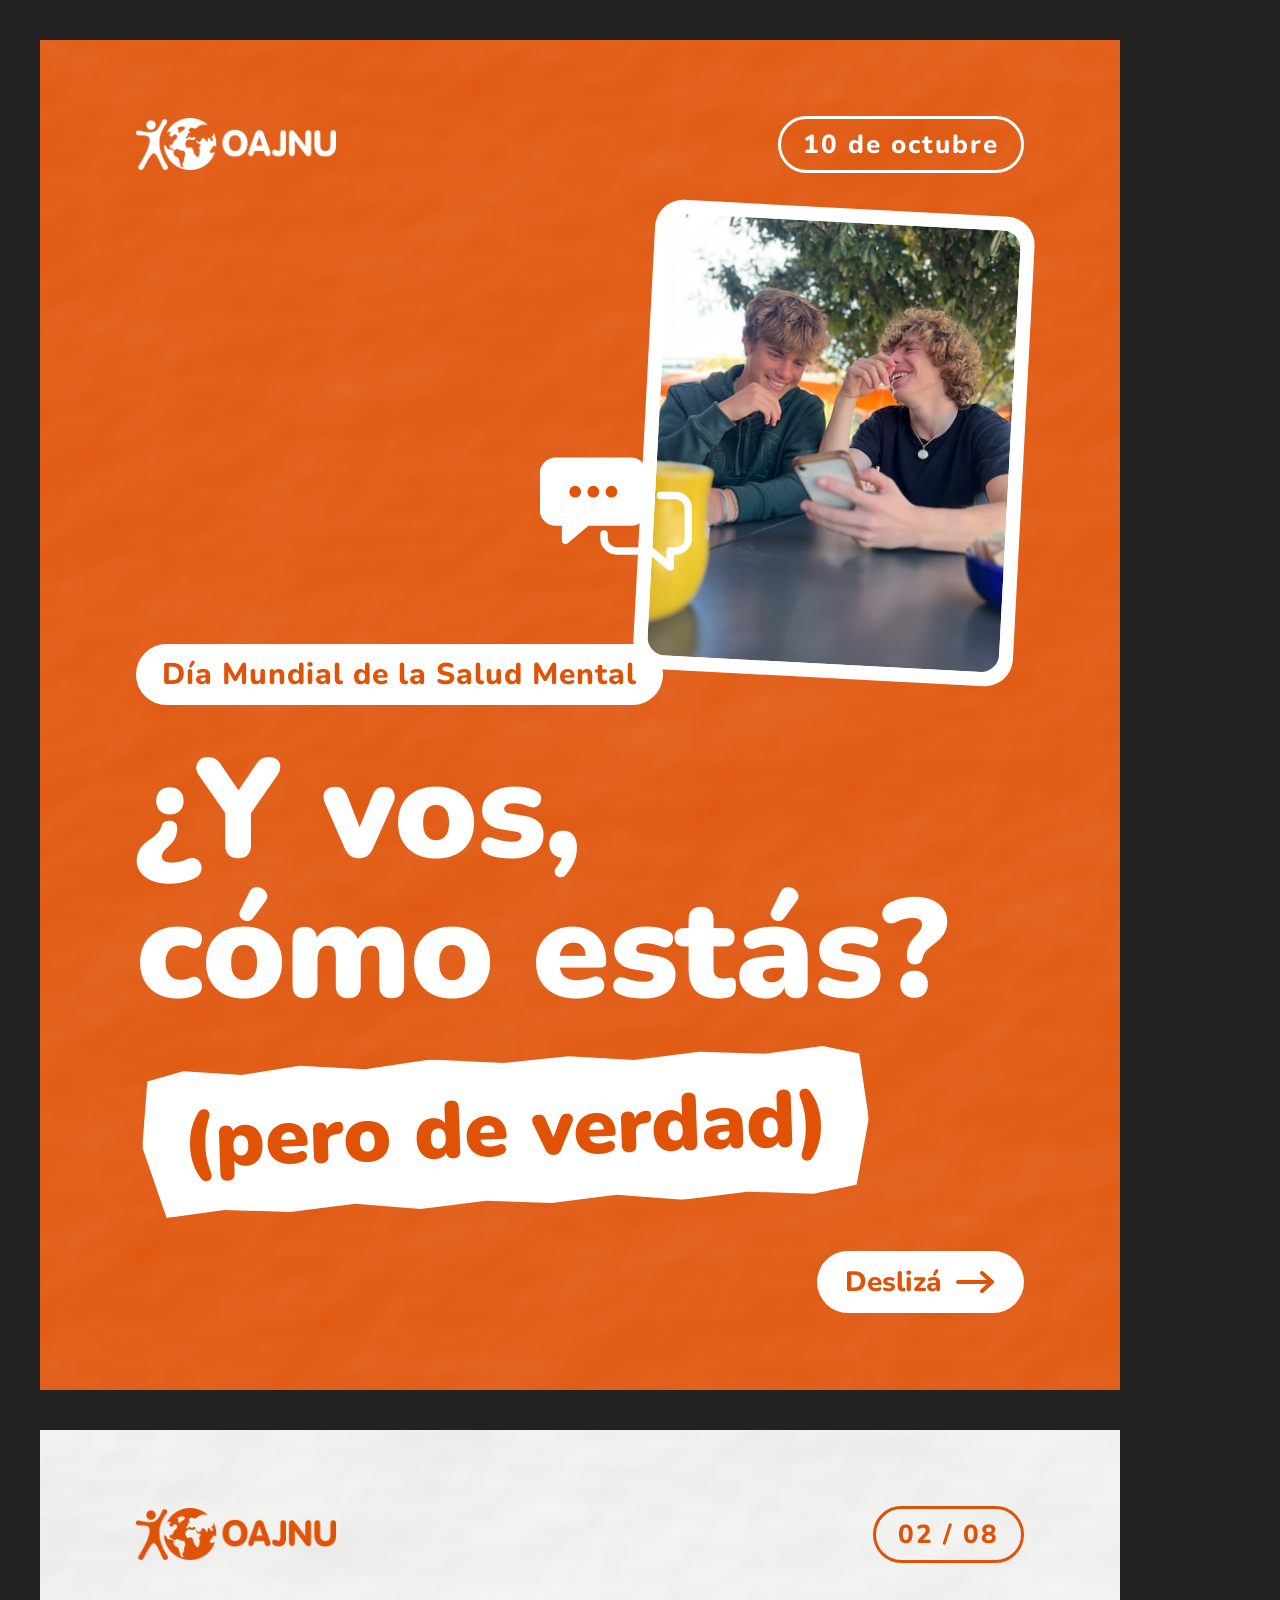
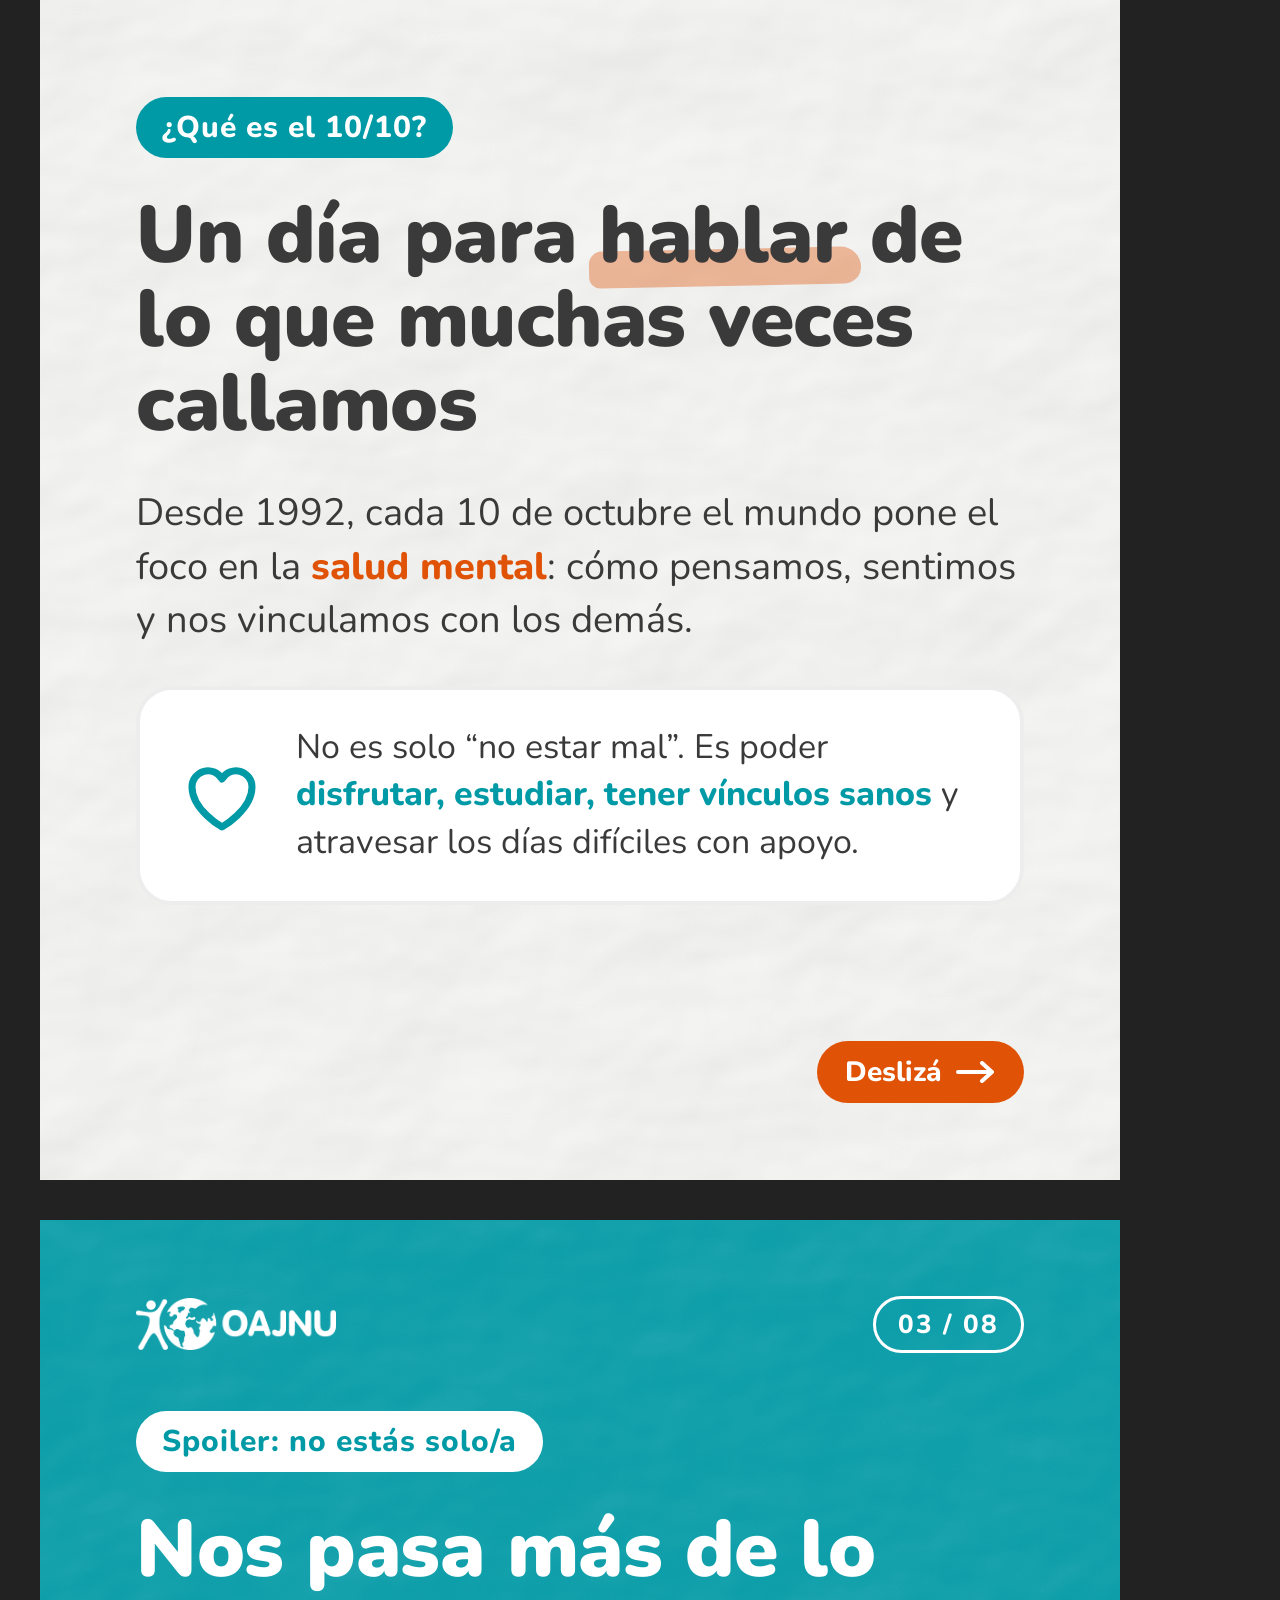
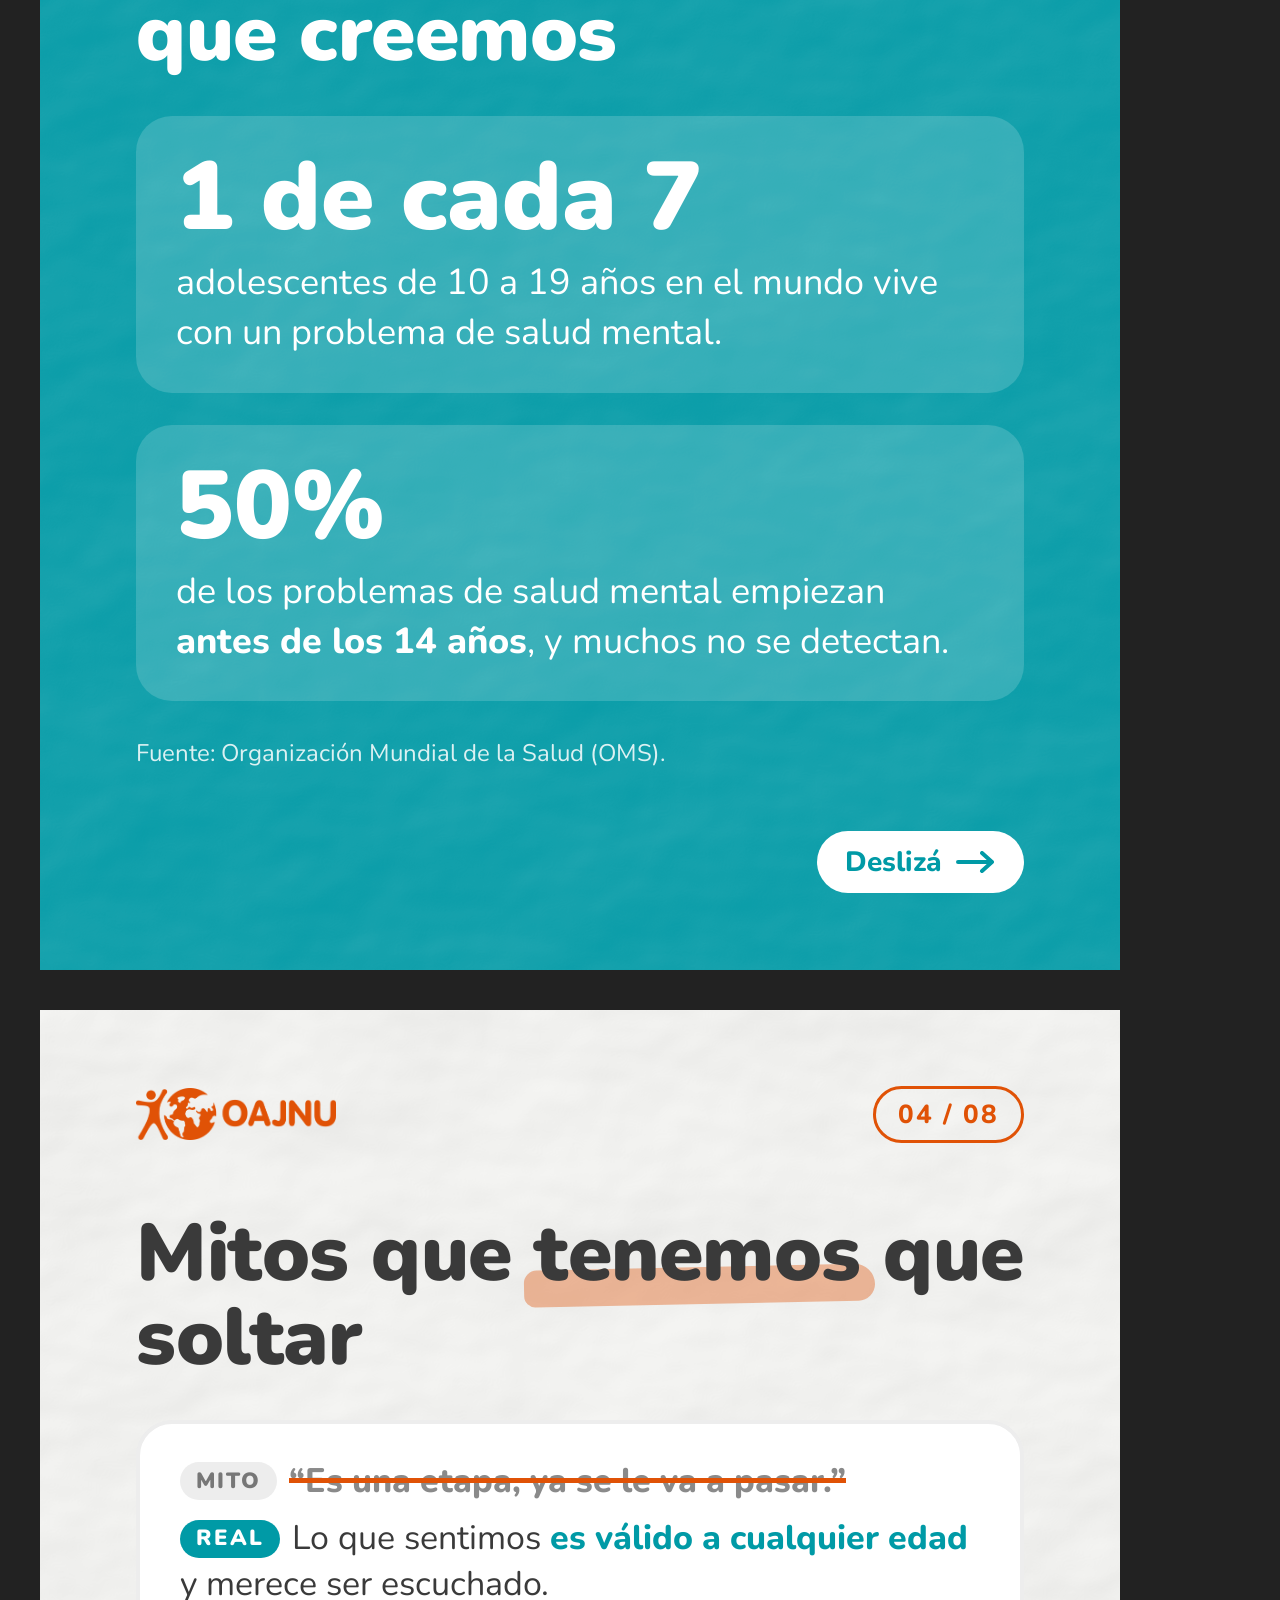
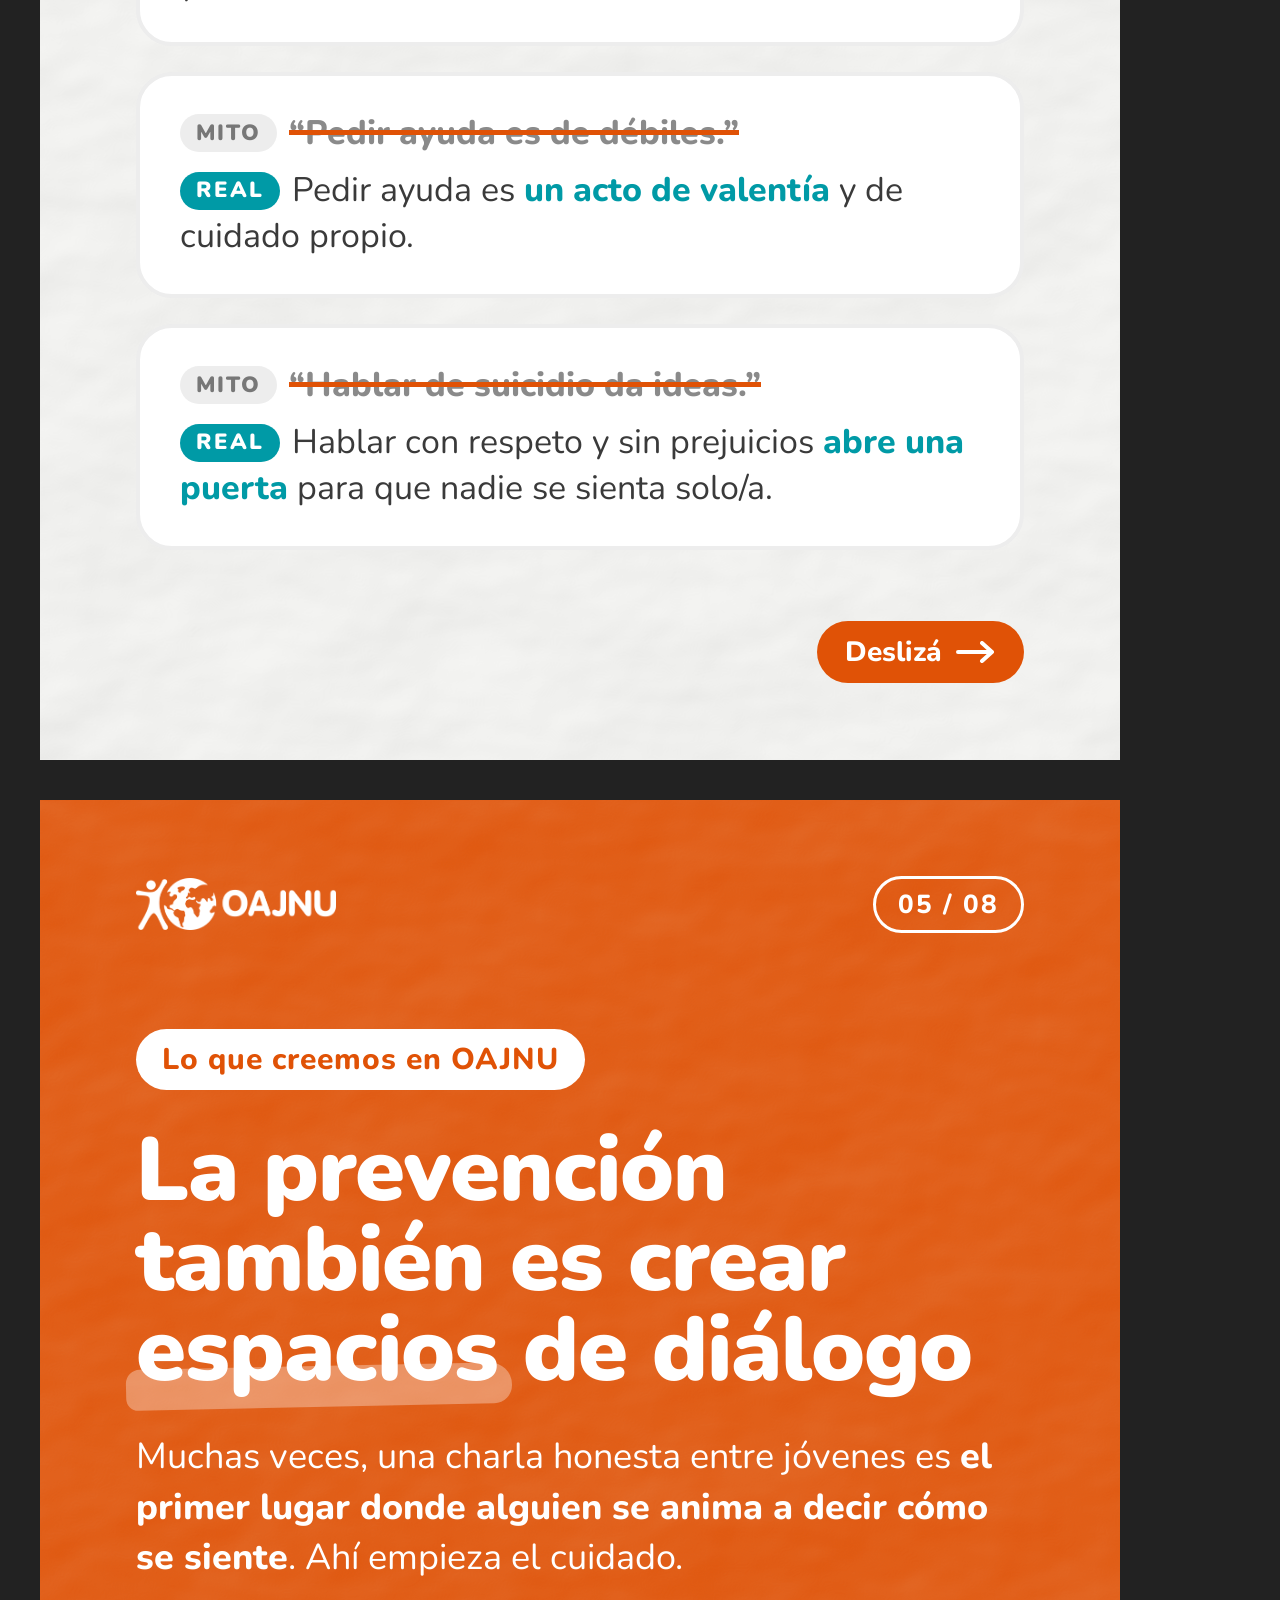
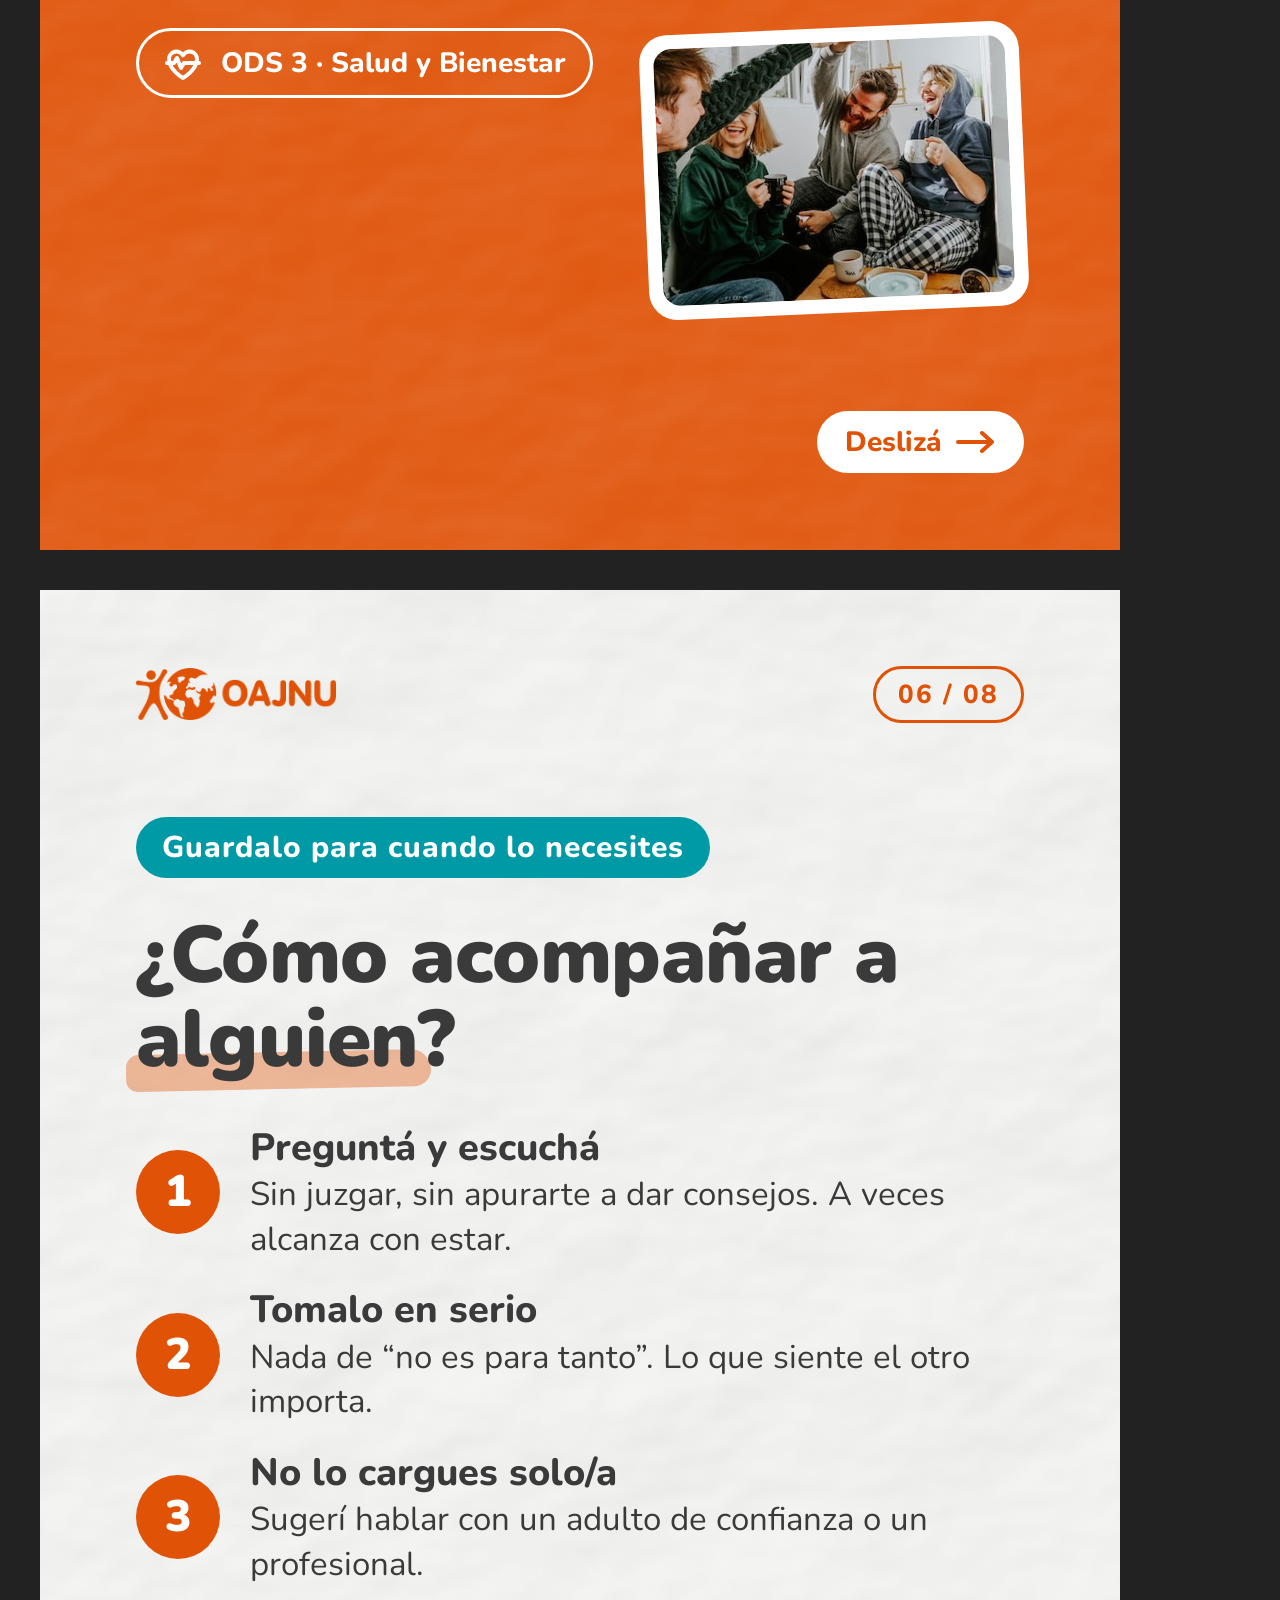
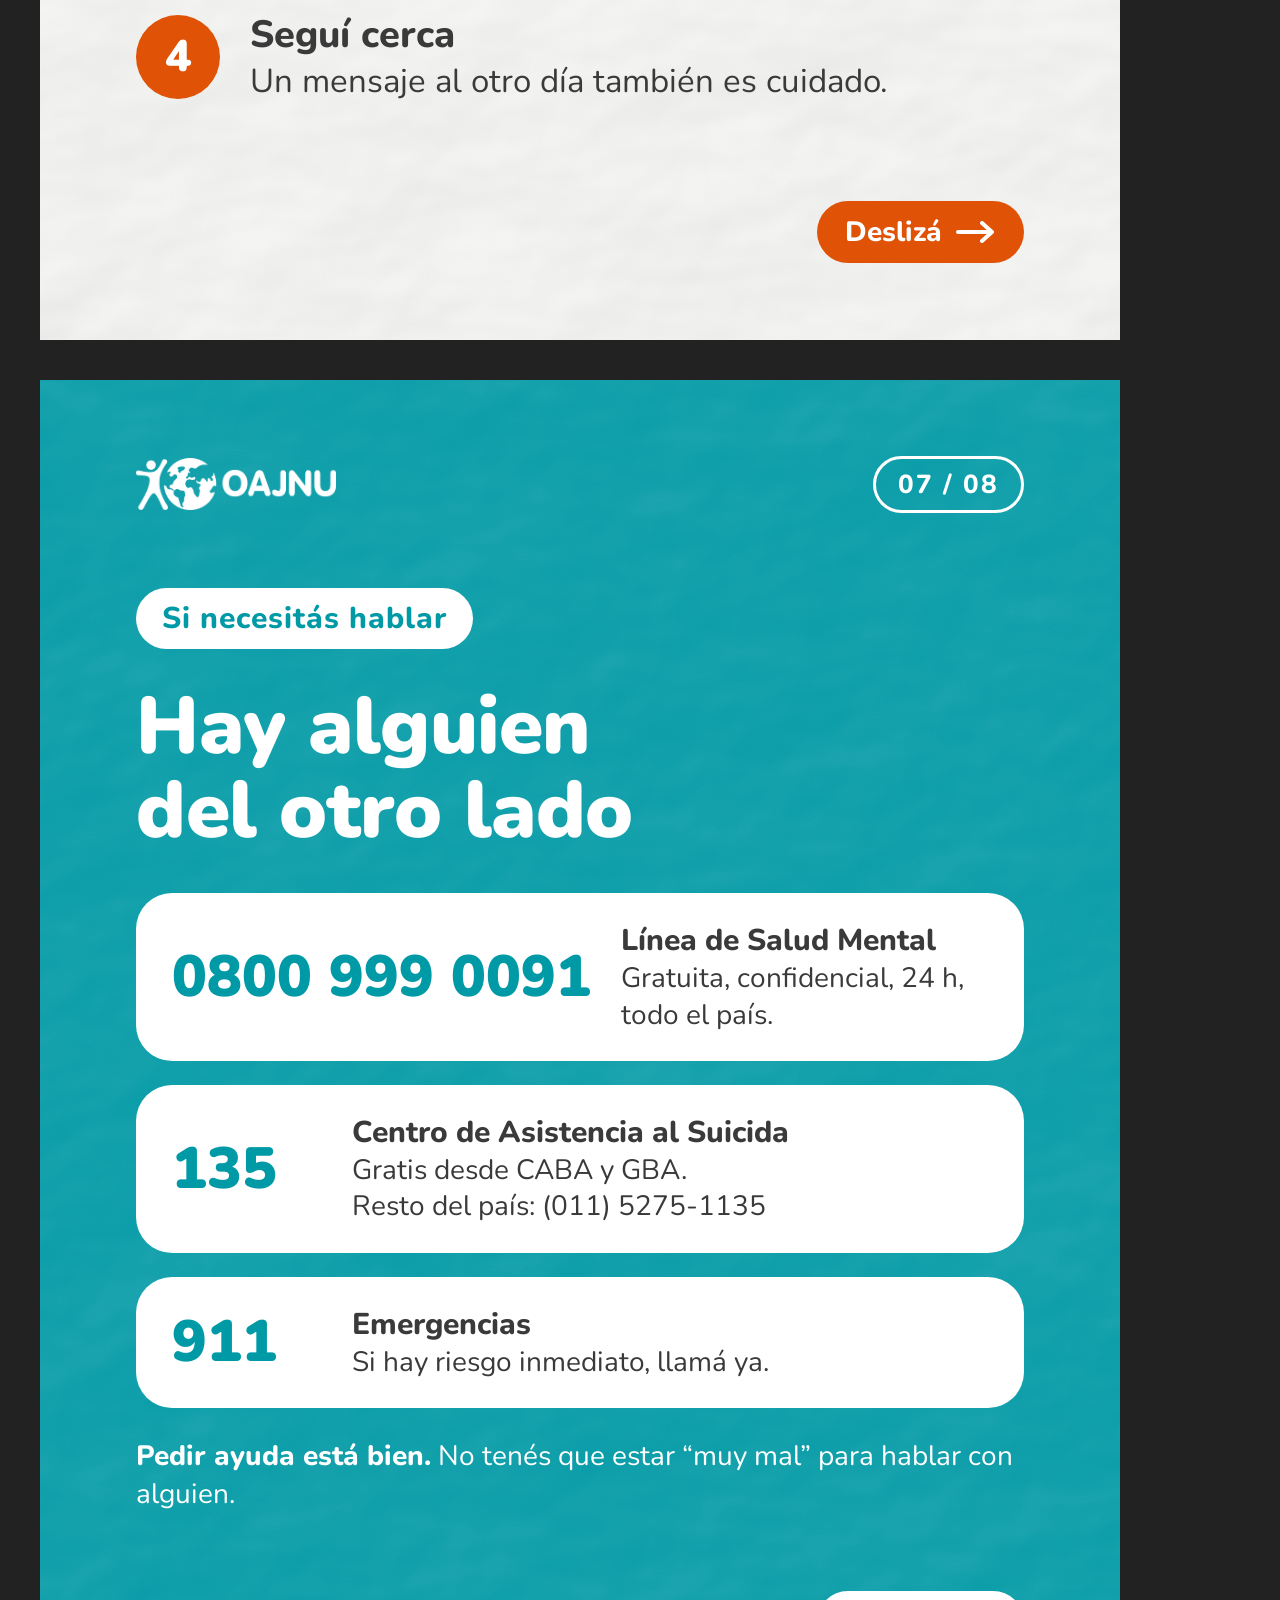
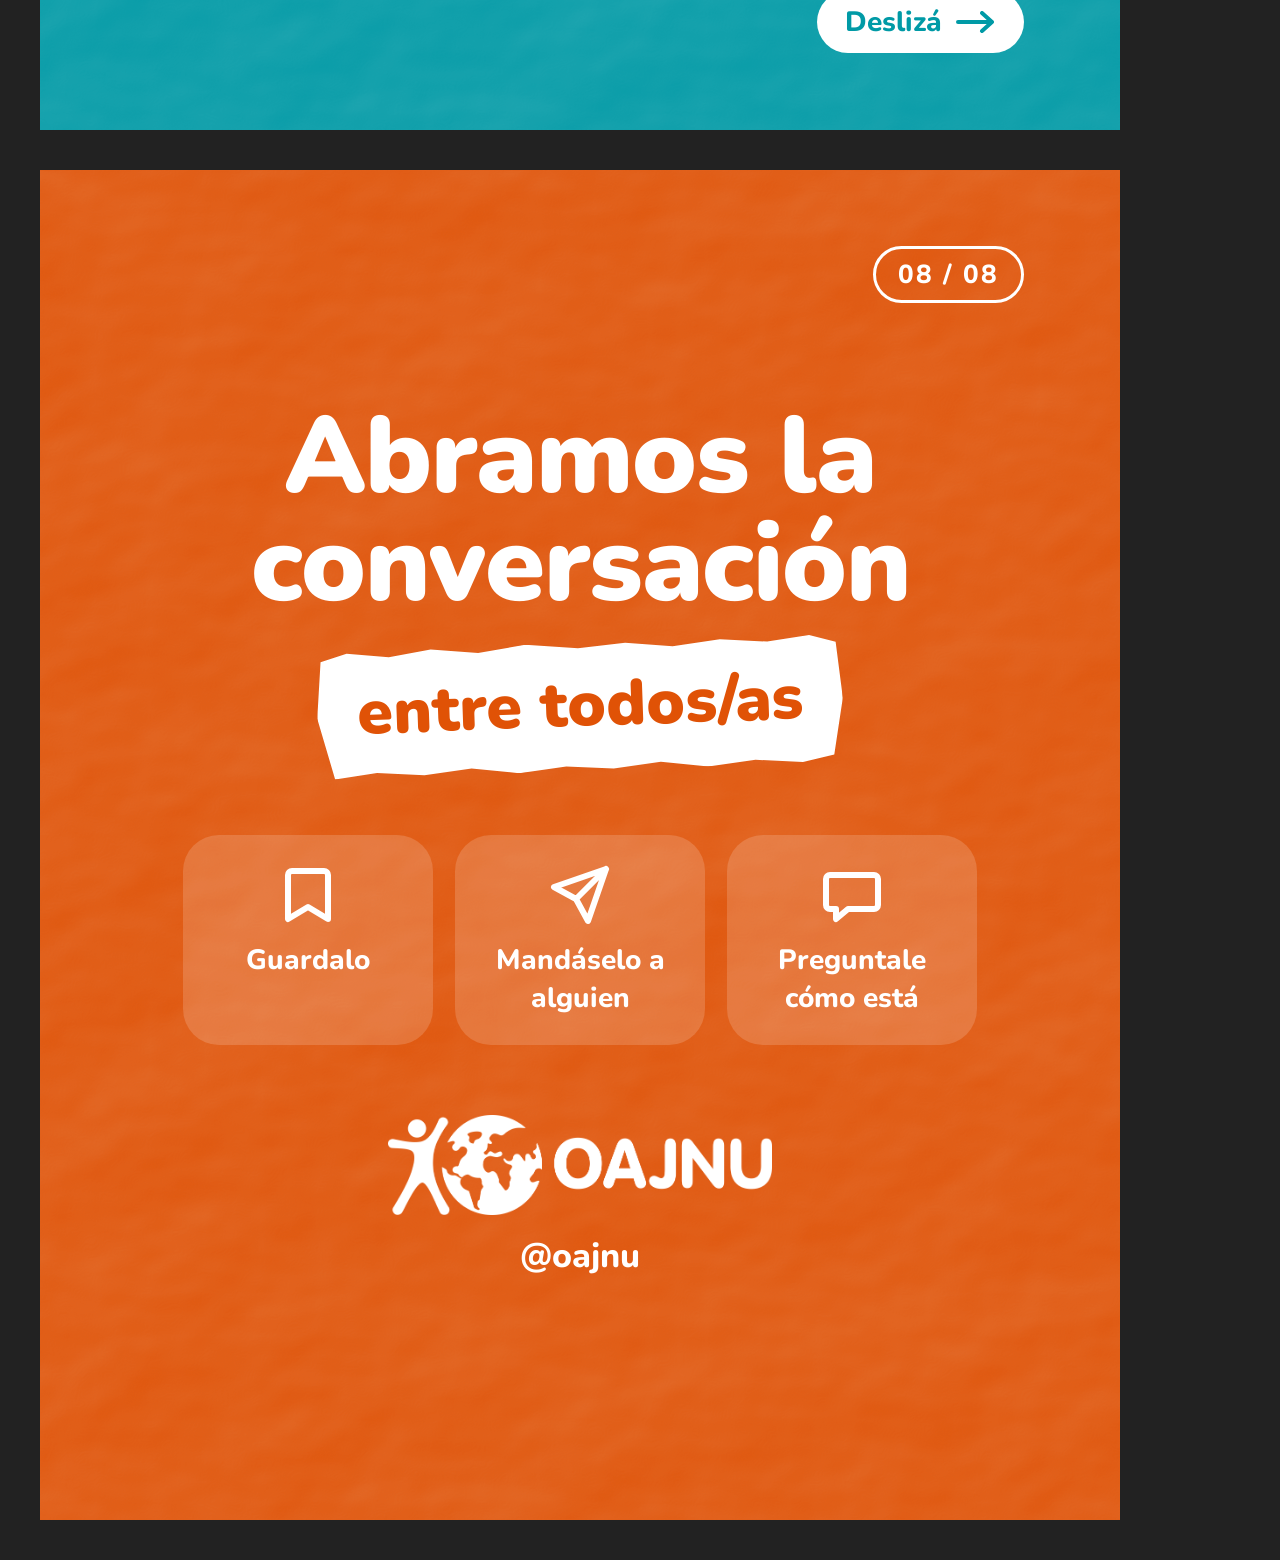
<file: carrusel-salud-mental/carrusel.html>
<!DOCTYPE html>
<html lang="es">
<head>
<meta charset="UTF-8">
<title>OAJNU · Carrusel 10/10 Día Mundial de la Salud Mental</title>
<!--
  Carrusel de Instagram, 8 placas de 1080 x 1350 px (4:5).
  Sigue el Manual de Identidad Visual Institucional de OAJNU:
  - Colores: naranja #e05206 (primario), cyan #009aa6 (complementario), blanco, negro y grises.
  - Nunca naranja sobre cyan ni cyan sobre naranja. Sobre naranja o cyan se escribe en blanco.
  - Nunito: Black para títulos, ExtraBold para subtítulos y para resaltar, Regular para el texto.
  - Texturas de papel naranja, cyan y blanco, resaltadores y papel roto ("estilo escolar").
  - Todos los elementos con vértices redondeados y sin sombras.
  - Logo: marca nominal original (blanca sobre color, naranja sobre blanco), sin modificar.
  Para exportar a PNG: node render.mjs
-->
<style>
  @font-face { font-family: Nunito; font-weight: 400; src: url(fonts/nunito-latin-400-normal.woff2) format("woff2"); }
  @font-face { font-family: Nunito; font-weight: 700; src: url(fonts/nunito-latin-700-normal.woff2) format("woff2"); }
  @font-face { font-family: Nunito; font-weight: 800; src: url(fonts/nunito-latin-800-normal.woff2) format("woff2"); }
  @font-face { font-family: Nunito; font-weight: 900; src: url(fonts/nunito-latin-900-normal.woff2) format("woff2"); }

  :root {
    --naranja: #e05206;
    --cyan: #009aa6;
    --gris: #3a3a3a;
    --gris-claro: #ededed;
    --blanco: #ffffff;
    /* Márgenes de seguridad: el contenido vive dentro de 888 x 1110 px */
    --m-lado: 96px;
    --m-arriba: 72px;
    --m-abajo: 72px;
  }

  * { box-sizing: border-box; margin: 0; padding: 0; }
  body { background: #222; font-family: Nunito, Calibri, sans-serif; display: flex; flex-wrap: wrap; gap: 40px; padding: 40px; }

  .placa {
    position: relative;
    width: 1080px; height: 1350px;
    overflow: hidden;
    padding: var(--m-arriba) var(--m-lado) var(--m-abajo);
    display: flex; flex-direction: column;
    color: var(--blanco);
  }
  .placa.naranja { background: var(--naranja); }
  .placa.cyan { background: var(--cyan); }
  .placa.blanca { background: #f4f4f2; color: var(--gris); }

  /* Textura de papel arrugado, sin sombras sobre los elementos */
  .papel { position: absolute; inset: 0; z-index: 0; pointer-events: none; }
  .placa > *:not(.papel):not(.burbujas):not(.foto) { position: relative; z-index: 1; }

  /* Encabezado fijo: logo + número de placa */
  .cabecera { display: flex; justify-content: space-between; align-items: center; height: 64px; }
  .cabecera img { height: 52px; display: block; }
  .contador { font-weight: 800; font-size: 26px; letter-spacing: 2px; padding: 8px 22px; border-radius: 999px; border: 3px solid currentColor; }

  .cuerpo { flex: 1; display: flex; flex-direction: column; justify-content: center; }

  /* Pie: indicación de deslizar, a la derecha para no chocar con los puntitos del carrusel */
  .pie { height: 72px; display: flex; justify-content: space-between; align-items: center; font-size: 26px; font-weight: 700; }
  .deslizar { display: inline-flex; align-items: center; gap: 14px; font-weight: 800; font-size: 28px; padding: 12px 28px; border-radius: 999px; }
  .naranja .deslizar, .cyan .deslizar { background: var(--blanco); }
  .naranja .deslizar { color: var(--naranja); }
  .cyan .deslizar { color: var(--cyan); }
  .blanca .deslizar { background: var(--naranja); color: var(--blanco); }
  .deslizar svg { width: 40px; height: 22px; }

  /* Tipografía */
  .etiqueta { display: inline-block; align-self: flex-start; font-weight: 800; font-size: 30px; letter-spacing: 1px; padding: 10px 26px; border-radius: 999px; margin-bottom: 36px; }
  .naranja .etiqueta { background: var(--blanco); color: var(--naranja); }
  .cyan .etiqueta { background: var(--blanco); color: var(--cyan); }
  .blanca .etiqueta { background: var(--cyan); color: var(--blanco); }

  h1 { font-weight: 900; font-size: 112px; line-height: 1.0; letter-spacing: -1px; }
  h2 { font-weight: 900; font-size: 80px; line-height: 1.05; letter-spacing: -0.5px; margin-bottom: 40px; }
  .blanca h2 { color: var(--gris); }
  p, li { font-size: 38px; line-height: 1.4; font-weight: 400; }
  strong { font-weight: 800; }
  .blanca strong.n { color: var(--naranja); }
  .blanca strong.c { color: var(--cyan); }

  /* Resaltador (marcador) detrás de una palabra */
  .resaltado { position: relative; white-space: nowrap; }
  .resaltado::before {
    content: ""; position: absolute; z-index: -1;
    left: -10px; right: -14px; bottom: 0.06em; height: 0.46em;
    border-radius: 14px 22px 18px 12px; transform: rotate(-1.2deg);
  }
  .blanca .resaltado::before { background: rgba(224, 82, 6, 0.38); }
  .naranja .resaltado::before, .cyan .resaltado::before { background: rgba(255, 255, 255, 0.32); }

  /* Papel roto blanco (contenedor "escolar") */
  .papelito {
    display: inline-block; align-self: flex-start;
    background: var(--blanco); padding: 18px 40px 22px;
    clip-path: polygon(1% 8%, 6% 2%, 14% 6%, 22% 1%, 31% 5%, 40% 0%, 50% 4%, 59% 1%, 68% 5%, 77% 1%, 86% 4%, 94% 0%, 99% 6%, 100% 50%, 98% 94%, 92% 99%, 83% 96%, 74% 100%, 65% 95%, 56% 99%, 47% 96%, 38% 100%, 29% 95%, 20% 99%, 11% 96%, 3% 100%, 0% 52%);
    transform: rotate(-2deg);
  }
  .naranja .papelito { color: var(--naranja); }
  .cyan .papelito { color: var(--cyan); }

  /* Tarjetas redondeadas */
  .tarjeta { border-radius: 36px; padding: 34px 40px; }
  .blanca .tarjeta { background: var(--blanco); border: 4px solid var(--gris-claro); }
  .cyan .tarjeta, .naranja .tarjeta { background: rgba(255, 255, 255, 0.16); }

  .icono { width: 84px; height: 84px; flex: none; }

  /* ---------- Placa 1: portada ---------- */
  .portada .cuerpo { justify-content: center; }
  .portada h1 { font-size: 140px; }
  .portada .papelito { font-weight: 900; font-size: 80px; margin-top: 36px; margin-left: 6px; }
  .portada .bajada { font-size: 40px; line-height: 1.35; margin-top: 52px; max-width: 800px; }
  .burbujas { position: absolute; right: 96px; top: 176px; width: 230px; z-index: 1; }
  /* Fotos tipo "pegadas" en el papel: borde blanco, vértices redondeados, sin sombra */
  .foto { background: var(--blanco); padding: 14px; border-radius: 28px; }
  .foto img { display: block; width: 100%; height: 100%; object-fit: cover; border-radius: 18px; }
  .portada .foto { position: absolute; right: 96px; top: 168px; width: 380px; height: 470px; transform: rotate(3deg); z-index: 1; }
  .portada .burbujas { position: absolute; right: 420px; top: 400px; width: 160px; z-index: 2; }
  .portada .cuerpo { justify-content: flex-end; padding-bottom: 40px; }
  .mensaje .fila { display: flex; justify-content: space-between; align-items: flex-end; margin-top: 44px; }
  .mensaje .fila .ods { margin-top: 0; white-space: nowrap; font-size: 28px; padding: 12px 24px; }
  .mensaje .foto { width: 380px; height: 285px; transform: rotate(-2.5deg); flex: none; }


  /* ---------- Placa 2 ---------- */
  .dato-lema { margin-top: 40px; display: flex; gap: 32px; align-items: center; }
  .dato-lema p { font-size: 34px; }

  /* ---------- Placa 3: datos ---------- */
  .datos { display: flex; flex-direction: column; gap: 32px; }
  .dato { display: flex; flex-direction: column; gap: 12px; }
  .dato .num { font-weight: 900; font-size: 96px; line-height: 1; white-space: nowrap; }
  .dato p { font-size: 36px; }
  .fuente { font-size: 24px; opacity: 0.85; margin-top: 36px; }

  /* ---------- Placa 4: mitos ---------- */
  .mitos { display: flex; flex-direction: column; gap: 26px; }
  .mito { display: flex; flex-direction: column; gap: 12px; }
  .mito .no { font-weight: 800; font-size: 34px; color: #8a8a8a; text-decoration: line-through; text-decoration-color: var(--naranja); text-decoration-thickness: 5px; }
  .mito .si { font-size: 34px; line-height: 1.35; }
  .chip { display: inline-block; font-weight: 900; font-size: 22px; letter-spacing: 2px; padding: 4px 16px; border-radius: 999px; margin-right: 12px; vertical-align: 4px; }
  .chip.mito-c { background: var(--gris-claro); color: #777; }
  .chip.real-c { background: var(--cyan); color: var(--blanco); }

  /* ---------- Placa 5: mensaje ---------- */
  .mensaje h1 { font-size: 90px; }
  .mensaje .cierre { font-size: 36px; margin-top: 36px; max-width: 880px; }
  .ods { display: inline-flex; align-items: center; gap: 18px; align-self: flex-start; margin-top: 56px; font-weight: 800; font-size: 30px; padding: 14px 30px; border-radius: 999px; border: 3px solid var(--blanco); }

  /* ---------- Placa 6: pasos ---------- */
  .pasos { display: flex; flex-direction: column; gap: 22px; }
  .paso { display: flex; gap: 30px; align-items: center; }
  .paso .n { flex: none; width: 84px; height: 84px; border-radius: 50%; background: var(--naranja); color: var(--blanco); font-weight: 900; font-size: 44px; display: flex; align-items: center; justify-content: center; }
  .paso p { font-size: 33px; line-height: 1.35; }
  .paso p strong { display: block; font-size: 38px; color: var(--gris); }

  /* ---------- Placa 7: líneas de ayuda ---------- */
  .lineas { display: flex; flex-direction: column; gap: 24px; }
  .linea { background: var(--blanco); color: var(--gris); border-radius: 36px; padding: 28px 36px; display: flex; align-items: center; gap: 30px; }
  .linea .tel { flex: none; min-width: 150px; font-weight: 900; font-size: 58px; color: var(--cyan); line-height: 1; white-space: nowrap; }
  .linea p { font-size: 28px; line-height: 1.3; flex: 1; }
  .linea p strong { font-size: 30px; display: block; color: var(--gris); }
  .aviso { font-size: 28px; margin-top: 30px; line-height: 1.35; }

  /* ---------- Placa 8: cierre ---------- */
  .final .cuerpo { align-items: center; text-align: center; }
  .final h1 { font-size: 108px; }
  .final .papelito { align-self: center; font-weight: 900; font-size: 64px; margin-top: 24px; }
  .acciones { display: flex; gap: 22px; margin-top: 64px; justify-content: center; }
  .accion { display: flex; flex-direction: column; align-items: center; gap: 14px; width: 250px; padding: 28px 10px; border-radius: 36px; background: rgba(255, 255, 255, 0.16); font-weight: 800; font-size: 28px; }
  .accion svg { width: 64px; height: 64px; }
  .final .logo-grande { height: 100px; margin-top: 70px; }
  .final .usuario { font-weight: 800; font-size: 34px; margin-top: 18px; }
</style>
</head>
<body>

<!-- Textura de papel arrugado reutilizable (SVG, sin imágenes externas) -->
<svg width="0" height="0" style="position:absolute">
  <defs>
    <filter id="arrugas" x="0" y="0" width="100%" height="100%">
      <feTurbulence type="fractalNoise" baseFrequency="0.0045 0.006" numOctaves="4" seed="7" result="ruido"/>
      <feDiffuseLighting in="ruido" lighting-color="#fff" surfaceScale="7" result="luz">
        <feDistantLight azimuth="235" elevation="58"/>
      </feDiffuseLighting>
      <feColorMatrix in="luz" type="matrix" values="0 0 0 0 1  0 0 0 0 1  0 0 0 0 1  -0.9 0 0 0 0.9" result="sombras"/>
      <feTurbulence type="fractalNoise" baseFrequency="0.9" numOctaves="2" seed="3" result="grano"/>
      <feColorMatrix in="grano" type="matrix" values="0 0 0 0 0  0 0 0 0 0  0 0 0 0 0  0 0 0 0.05 0" result="granoA"/>
      <feMerge><feMergeNode in="sombras"/><feMergeNode in="granoA"/></feMerge>
    </filter>
    <filter id="arrugasOscuras" x="0" y="0" width="100%" height="100%">
      <feTurbulence type="fractalNoise" baseFrequency="0.0045 0.006" numOctaves="4" seed="11" result="ruido"/>
      <feDiffuseLighting in="ruido" lighting-color="#fff" surfaceScale="7" result="luz">
        <feDistantLight azimuth="235" elevation="58"/>
      </feDiffuseLighting>
      <feColorMatrix in="luz" type="matrix" values="0 0 0 0 0  0 0 0 0 0  0 0 0 0 0  -0.55 0 0 0 0.5"/>
    </filter>
  </defs>
</svg>

<!-- ============ 1. PORTADA ============ -->
<section class="placa naranja portada" id="p1">
  <svg class="papel" viewBox="0 0 1080 1350" preserveAspectRatio="none"><rect width="1080" height="1350" filter="url(#arrugas)" opacity="0.55"/></svg>
  <div class="cabecera">
    <img src="assets/logo-blanco.png" alt="OAJNU">
    <span class="contador">10 de octubre</span>
  </div>

  <div class="foto"><img src="assets/foto-portada.jpg" alt="Dos jóvenes riéndose mientras charlan"></div>

  <!-- Dos globos de diálogo: hablar y escuchar -->
  <svg class="burbujas" viewBox="0 0 300 260" fill="none" stroke="#fff" stroke-width="14" stroke-linecap="round" stroke-linejoin="round">
    <path d="M30 40 h140 a24 24 0 0 1 24 24 v66 a24 24 0 0 1 -24 24 h-82 l-40 34 v-34 h-18 a24 24 0 0 1 -24 -24 v-66 a24 24 0 0 1 24 -24z" fill="#fff"/>
    <path d="M226 104 h28 a24 24 0 0 1 24 24 v56 a24 24 0 0 1 -24 24 h-10 v30 l-36 -30 h-64 a24 24 0 0 1 -24 -24 v-8"/>
    <circle cx="66" cy="97" r="4" fill="#e05206" stroke="#e05206"/>
    <circle cx="100" cy="97" r="4" fill="#e05206" stroke="#e05206"/>
    <circle cx="134" cy="97" r="4" fill="#e05206" stroke="#e05206"/>
  </svg>

  <div class="cuerpo">
    <span class="etiqueta">Día Mundial de la Salud Mental</span>
    <h1>¿Y vos,<br>cómo estás?</h1>
    <span class="papelito">(pero de verdad)</span>
  </div>
  <div class="pie">
    <span></span>
    <span class="deslizar">Deslizá <svg viewBox="0 0 40 22" fill="none" stroke="currentColor" stroke-width="4" stroke-linecap="round" stroke-linejoin="round"><path d="M2 11h34M26 2l10 9-10 9"/></svg></span>
  </div>
</section>

<!-- ============ 2. QUÉ ES ============ -->
<section class="placa blanca" id="p2">
  <svg class="papel" viewBox="0 0 1080 1350" preserveAspectRatio="none"><rect width="1080" height="1350" filter="url(#arrugasOscuras)" opacity="0.5"/></svg>
  <div class="cabecera">
    <img src="assets/logo-naranja.png" alt="OAJNU">
    <span class="contador" style="color:var(--naranja)">02 / 08</span>
  </div>
  <div class="cuerpo">
    <span class="etiqueta">¿Qué es el 10/10?</span>
    <h2>Un día para <span class="resaltado">hablar</span> de lo que muchas veces callamos</h2>
    <p>Desde 1992, cada 10 de octubre el mundo pone el foco en la <strong class="n">salud mental</strong>: cómo pensamos, sentimos y nos vinculamos con los demás.</p>
    <div class="dato-lema tarjeta">
      <svg class="icono" viewBox="0 0 84 84" fill="none" stroke="#009aa6" stroke-width="7" stroke-linecap="round" stroke-linejoin="round">
        <path d="M42 74s-30-17-30-40a16 16 0 0 1 30-8 16 16 0 0 1 30 8c0 23-30 40-30 40z"/>
      </svg>
      <p>No es solo “no estar mal”. Es poder <strong class="c">disfrutar, estudiar, tener vínculos sanos</strong> y atravesar los días difíciles con apoyo.</p>
    </div>
  </div>
  <div class="pie">
    <span></span>
    <span class="deslizar">Deslizá <svg viewBox="0 0 40 22" fill="none" stroke="currentColor" stroke-width="4" stroke-linecap="round" stroke-linejoin="round"><path d="M2 11h34M26 2l10 9-10 9"/></svg></span>
  </div>
</section>

<!-- ============ 3. DATOS ============ -->
<section class="placa cyan" id="p3">
  <svg class="papel" viewBox="0 0 1080 1350" preserveAspectRatio="none"><rect width="1080" height="1350" filter="url(#arrugas)" opacity="0.5"/></svg>
  <div class="cabecera">
    <img src="assets/logo-blanco.png" alt="OAJNU">
    <span class="contador">03 / 08</span>
  </div>
  <div class="cuerpo">
    <span class="etiqueta">Spoiler: no estás solo/a</span>
    <h2>Nos pasa más de lo que creemos</h2>
    <div class="datos">
      <div class="dato tarjeta">
        <span class="num">1 de cada 7</span>
        <p>adolescentes de 10 a 19 años en el mundo vive con un problema de salud mental.</p>
      </div>
      <div class="dato tarjeta">
        <span class="num">50%</span>
        <p>de los problemas de salud mental empiezan <strong>antes de los 14 años</strong>, y muchos no se detectan.</p>
      </div>
    </div>
    <p class="fuente">Fuente: Organización Mundial de la Salud (OMS).</p>
  </div>
  <div class="pie">
    <span></span>
    <span class="deslizar">Deslizá <svg viewBox="0 0 40 22" fill="none" stroke="currentColor" stroke-width="4" stroke-linecap="round" stroke-linejoin="round"><path d="M2 11h34M26 2l10 9-10 9"/></svg></span>
  </div>
</section>

<!-- ============ 4. MITOS ============ -->
<section class="placa blanca" id="p4">
  <svg class="papel" viewBox="0 0 1080 1350" preserveAspectRatio="none"><rect width="1080" height="1350" filter="url(#arrugasOscuras)" opacity="0.5"/></svg>
  <div class="cabecera">
    <img src="assets/logo-naranja.png" alt="OAJNU">
    <span class="contador" style="color:var(--naranja)">04 / 08</span>
  </div>
  <div class="cuerpo">
    <h2>Mitos que <span class="resaltado">tenemos</span> que soltar</h2>
    <div class="mitos">
      <div class="mito tarjeta">
        <span class="no"><span class="chip mito-c">MITO</span>“Es una etapa, ya se le va a pasar.”</span>
        <p class="si"><span class="chip real-c">REAL</span>Lo que sentimos <strong class="c">es válido a cualquier edad</strong> y merece ser escuchado.</p>
      </div>
      <div class="mito tarjeta">
        <span class="no"><span class="chip mito-c">MITO</span>“Pedir ayuda es de débiles.”</span>
        <p class="si"><span class="chip real-c">REAL</span>Pedir ayuda es <strong class="c">un acto de valentía</strong> y de cuidado propio.</p>
      </div>
      <div class="mito tarjeta">
        <span class="no"><span class="chip mito-c">MITO</span>“Hablar de suicidio da ideas.”</span>
        <p class="si"><span class="chip real-c">REAL</span>Hablar con respeto y sin prejuicios <strong class="c">abre una puerta</strong> para que nadie se sienta solo/a.</p>
      </div>
    </div>
  </div>
  <div class="pie">
    <span></span>
    <span class="deslizar">Deslizá <svg viewBox="0 0 40 22" fill="none" stroke="currentColor" stroke-width="4" stroke-linecap="round" stroke-linejoin="round"><path d="M2 11h34M26 2l10 9-10 9"/></svg></span>
  </div>
</section>

<!-- ============ 5. MENSAJE OAJNU ============ -->
<section class="placa naranja mensaje" id="p5">
  <svg class="papel" viewBox="0 0 1080 1350" preserveAspectRatio="none"><rect width="1080" height="1350" filter="url(#arrugas)" opacity="0.55"/></svg>
  <div class="cabecera">
    <img src="assets/logo-blanco.png" alt="OAJNU">
    <span class="contador">05 / 08</span>
  </div>
  <div class="cuerpo">
    <span class="etiqueta">Lo que creemos en OAJNU</span>
    <h1>La prevención también es crear <span class="resaltado">espacios</span> de diálogo</h1>
    <p class="cierre">Muchas veces, una charla honesta entre jóvenes es <strong>el primer lugar donde alguien se anima a decir cómo se siente</strong>. Ahí empieza el cuidado.</p>
    <div class="fila">
    <span class="ods">
      <svg width="40" height="40" viewBox="0 0 40 40" fill="none" stroke="#fff" stroke-width="4" stroke-linecap="round" stroke-linejoin="round"><path d="M20 35s-14-8-14-19a7.5 7.5 0 0 1 14-3.7A7.5 7.5 0 0 1 34 16c0 11-14 19-14 19z"/><path d="M4 20h7l3-5 4 10 3-5h15"/></svg>
      ODS 3 · Salud y Bienestar
    </span>
    <div class="foto"><img src="assets/foto-dialogo.jpg" alt="Grupo de amigos charlando en ronda"></div>
    </div>
  </div>
  <div class="pie">
    <span></span>
    <span class="deslizar">Deslizá <svg viewBox="0 0 40 22" fill="none" stroke="currentColor" stroke-width="4" stroke-linecap="round" stroke-linejoin="round"><path d="M2 11h34M26 2l10 9-10 9"/></svg></span>
  </div>
</section>

<!-- ============ 6. CÓMO ACOMPAÑAR ============ -->
<section class="placa blanca" id="p6">
  <svg class="papel" viewBox="0 0 1080 1350" preserveAspectRatio="none"><rect width="1080" height="1350" filter="url(#arrugasOscuras)" opacity="0.5"/></svg>
  <div class="cabecera">
    <img src="assets/logo-naranja.png" alt="OAJNU">
    <span class="contador" style="color:var(--naranja)">06 / 08</span>
  </div>
  <div class="cuerpo">
    <span class="etiqueta">Guardalo para cuando lo necesites</span>
    <h2>¿Cómo acompañar a <span class="resaltado">alguien</span>?</h2>
    <div class="pasos">
      <div class="paso"><span class="n">1</span><p><strong>Preguntá y escuchá</strong>Sin juzgar, sin apurarte a dar consejos. A veces alcanza con estar.</p></div>
      <div class="paso"><span class="n">2</span><p><strong>Tomalo en serio</strong>Nada de “no es para tanto”. Lo que siente el otro importa.</p></div>
      <div class="paso"><span class="n">3</span><p><strong>No lo cargues solo/a</strong>Sugerí hablar con un adulto de confianza o un profesional.</p></div>
      <div class="paso"><span class="n">4</span><p><strong>Seguí cerca</strong>Un mensaje al otro día también es cuidado.</p></div>
    </div>
  </div>
  <div class="pie">
    <span></span>
    <span class="deslizar">Deslizá <svg viewBox="0 0 40 22" fill="none" stroke="currentColor" stroke-width="4" stroke-linecap="round" stroke-linejoin="round"><path d="M2 11h34M26 2l10 9-10 9"/></svg></span>
  </div>
</section>

<!-- ============ 7. LÍNEAS DE AYUDA ============ -->
<section class="placa cyan" id="p7">
  <svg class="papel" viewBox="0 0 1080 1350" preserveAspectRatio="none"><rect width="1080" height="1350" filter="url(#arrugas)" opacity="0.5"/></svg>
  <div class="cabecera">
    <img src="assets/logo-blanco.png" alt="OAJNU">
    <span class="contador">07 / 08</span>
  </div>
  <div class="cuerpo">
    <span class="etiqueta">Si necesitás hablar</span>
    <h2>Hay alguien<br>del otro lado</h2>
    <div class="lineas">
      <div class="linea">
        <span class="tel">0800 999 0091</span>
        <p><strong>Línea de Salud Mental</strong>Gratuita, confidencial, 24 h, todo el país.</p>
      </div>
      <div class="linea">
        <span class="tel">135</span>
        <p><strong>Centro de Asistencia al Suicida</strong>Gratis desde CABA y GBA.<br><span style="white-space:nowrap">Resto del país: (011) 5275-1135</span></p>
      </div>
      <div class="linea">
        <span class="tel">911</span>
        <p><strong>Emergencias</strong>Si hay riesgo inmediato, llamá ya.</p>
      </div>
    </div>
    <p class="aviso"><strong>Pedir ayuda está bien.</strong> No tenés que estar “muy mal” para hablar con alguien.</p>
  </div>
  <div class="pie">
    <span></span>
    <span class="deslizar">Deslizá <svg viewBox="0 0 40 22" fill="none" stroke="currentColor" stroke-width="4" stroke-linecap="round" stroke-linejoin="round"><path d="M2 11h34M26 2l10 9-10 9"/></svg></span>
  </div>
</section>

<!-- ============ 8. CIERRE ============ -->
<section class="placa naranja final" id="p8">
  <svg class="papel" viewBox="0 0 1080 1350" preserveAspectRatio="none"><rect width="1080" height="1350" filter="url(#arrugas)" opacity="0.55"/></svg>
  <div class="cabecera">
    <span></span>
    <span class="contador">08 / 08</span>
  </div>
  <div class="cuerpo">
    <h1>Abramos la conversación</h1>
    <span class="papelito">entre todos/as</span>
    <div class="acciones">
      <div class="accion">
        <svg viewBox="0 0 64 64" fill="none" stroke="#fff" stroke-width="6" stroke-linecap="round" stroke-linejoin="round"><path d="M16 8h32a4 4 0 0 1 4 4v44l-20-12-20 12V12a4 4 0 0 1 4-4z"/></svg>
        Guardalo
      </div>
      <div class="accion">
        <svg viewBox="0 0 64 64" fill="none" stroke="#fff" stroke-width="6" stroke-linecap="round" stroke-linejoin="round"><path d="M58 6 28 36M58 6 40 58l-12-22L6 24z"/></svg>
        Mandáselo a alguien
      </div>
      <div class="accion">
        <svg viewBox="0 0 64 64" fill="none" stroke="#fff" stroke-width="6" stroke-linecap="round" stroke-linejoin="round"><path d="M10 12h44a4 4 0 0 1 4 4v26a4 4 0 0 1-4 4H28l-12 10V46h-6a4 4 0 0 1-4-4V16a4 4 0 0 1 4-4z"/></svg>
        Preguntale<br>cómo está
      </div>
    </div>
    <img class="logo-grande" src="assets/logo-blanco.png" alt="OAJNU">
    <span class="usuario">@oajnu</span>
  </div>
  <div class="pie"></div>
</section>

</body>
</html>
</file>
